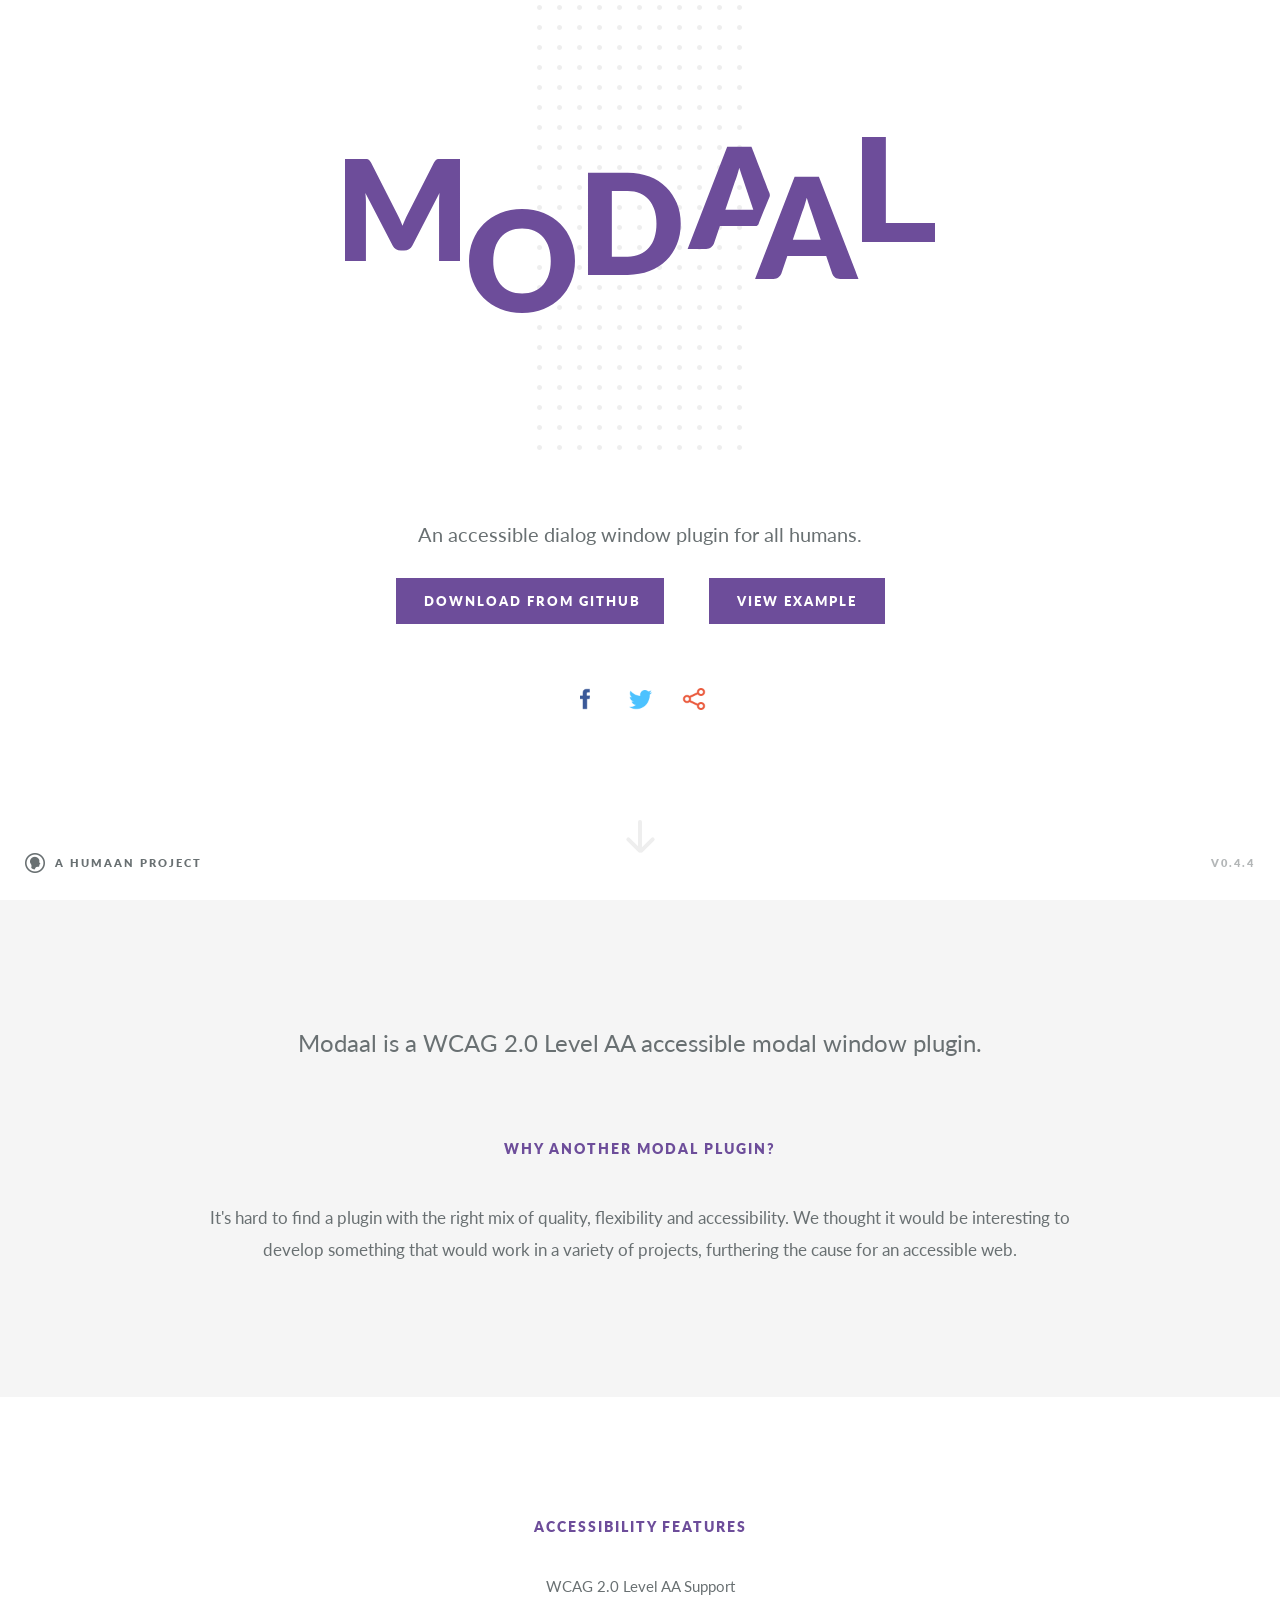
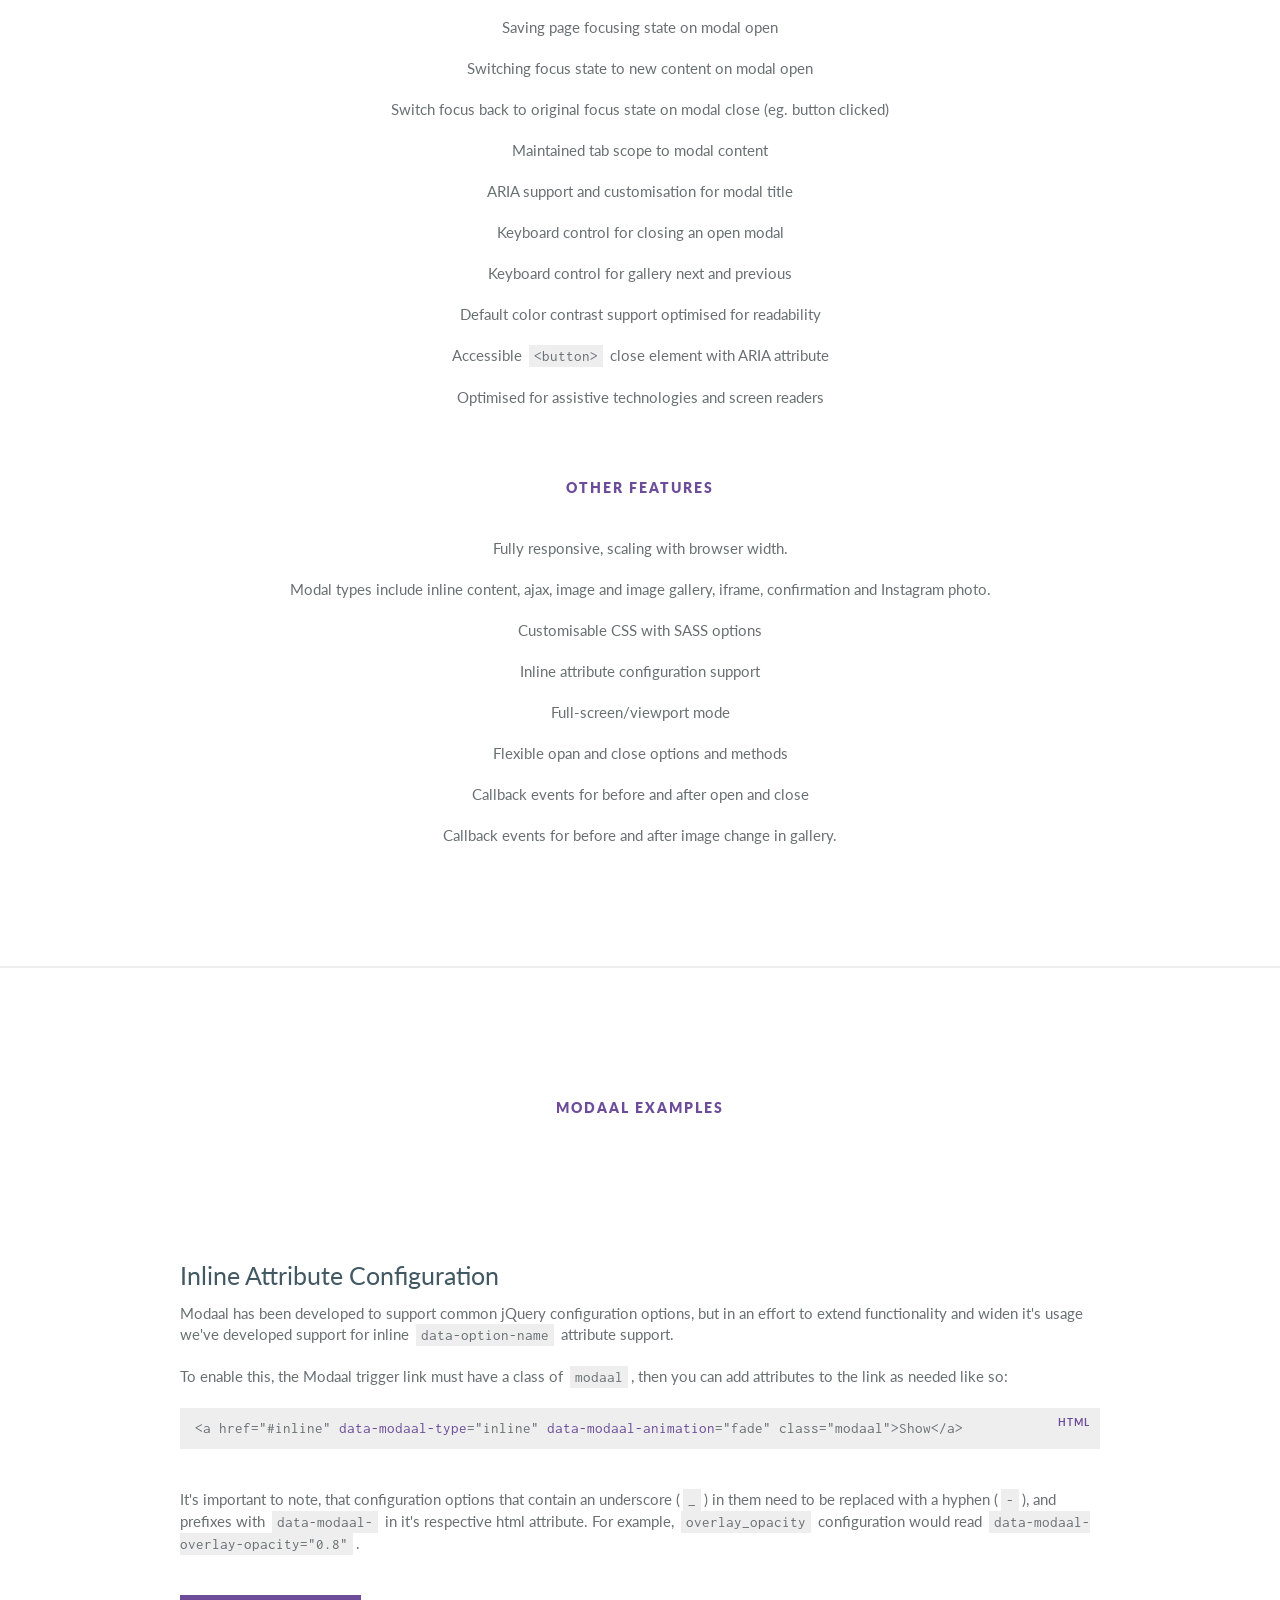
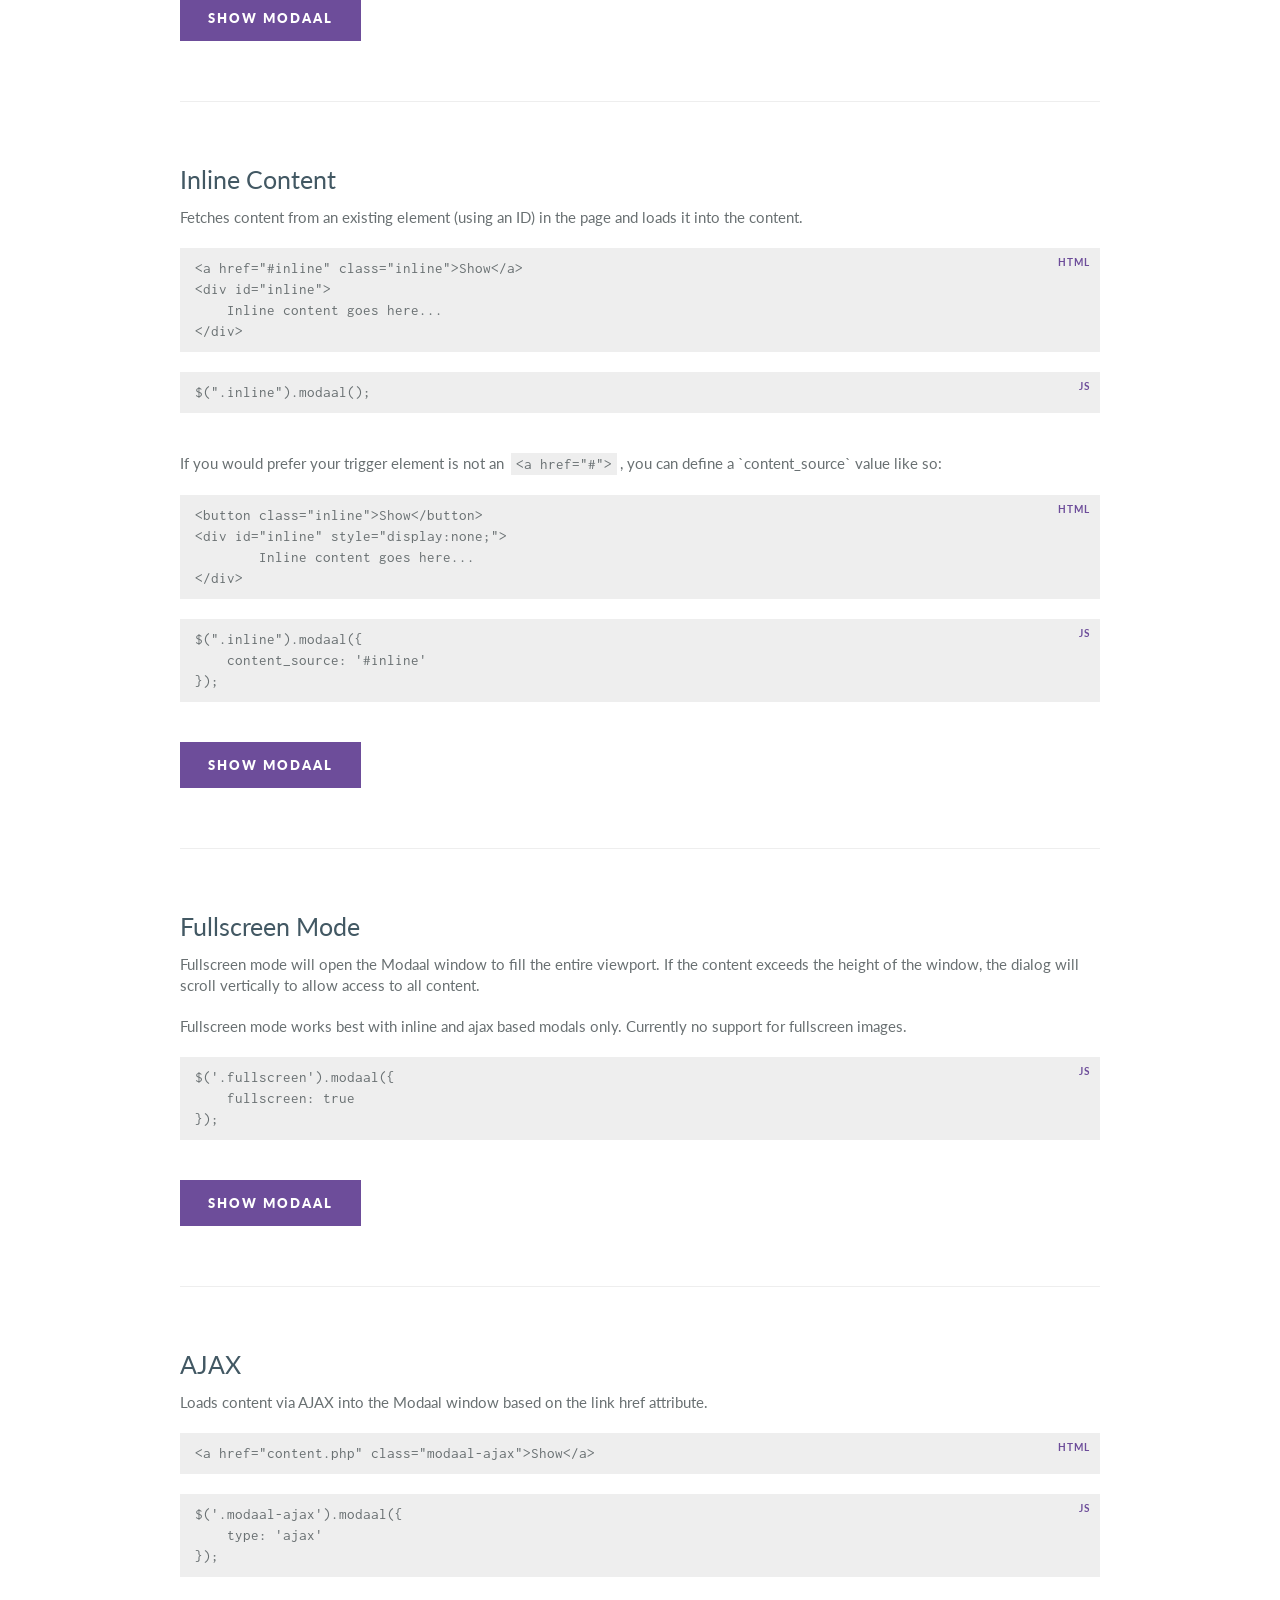
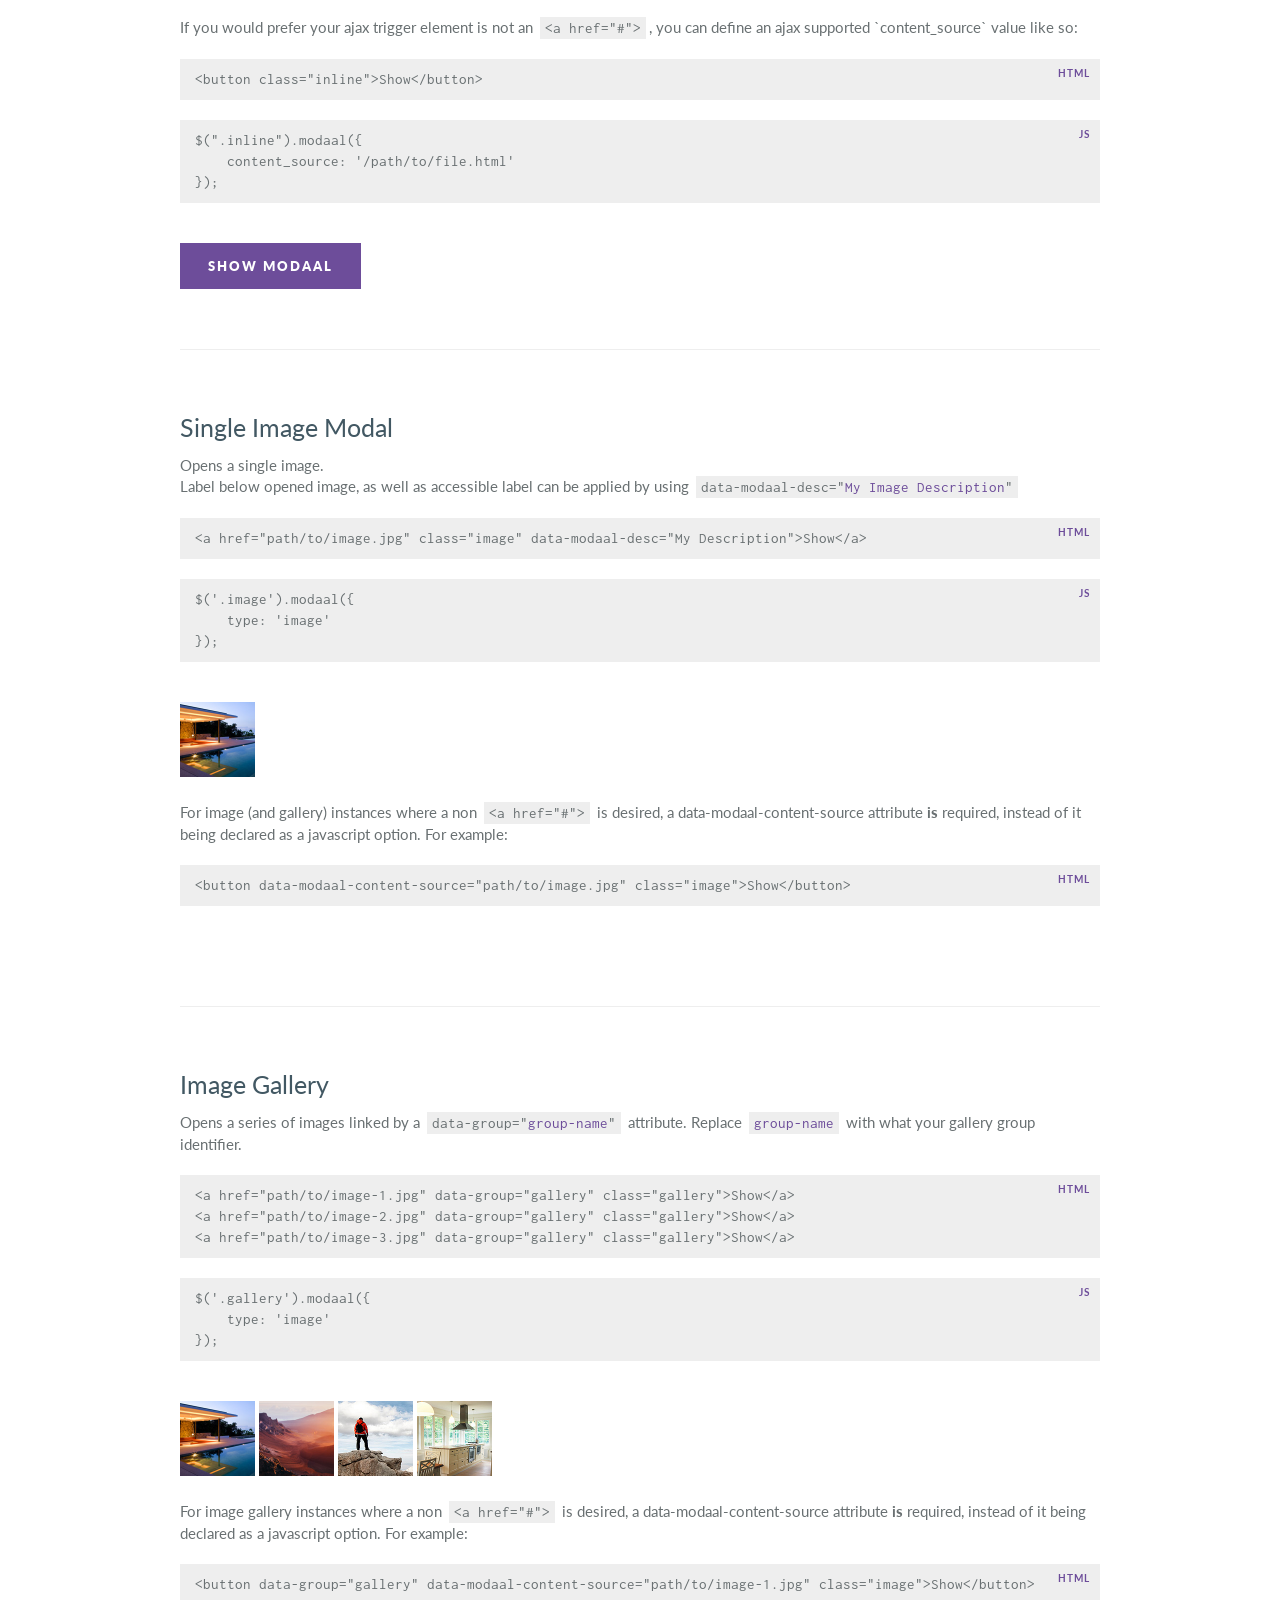
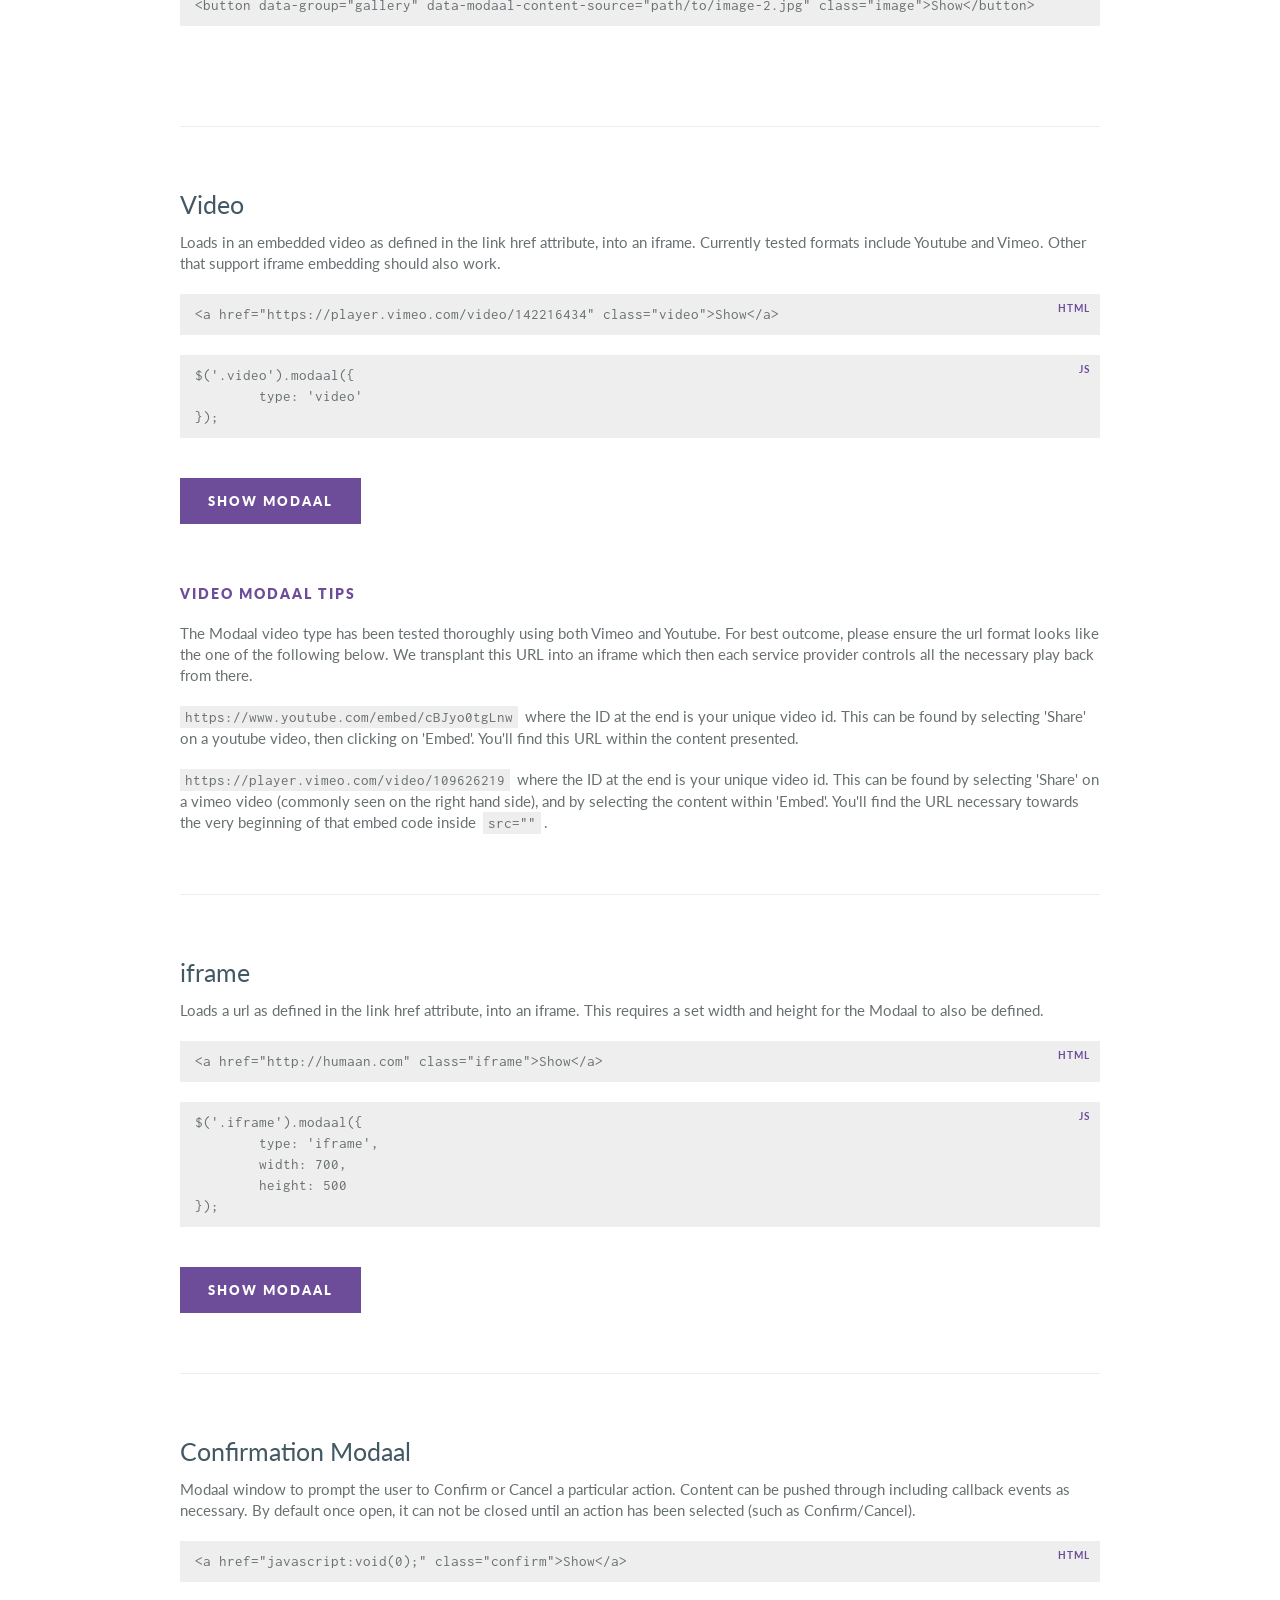
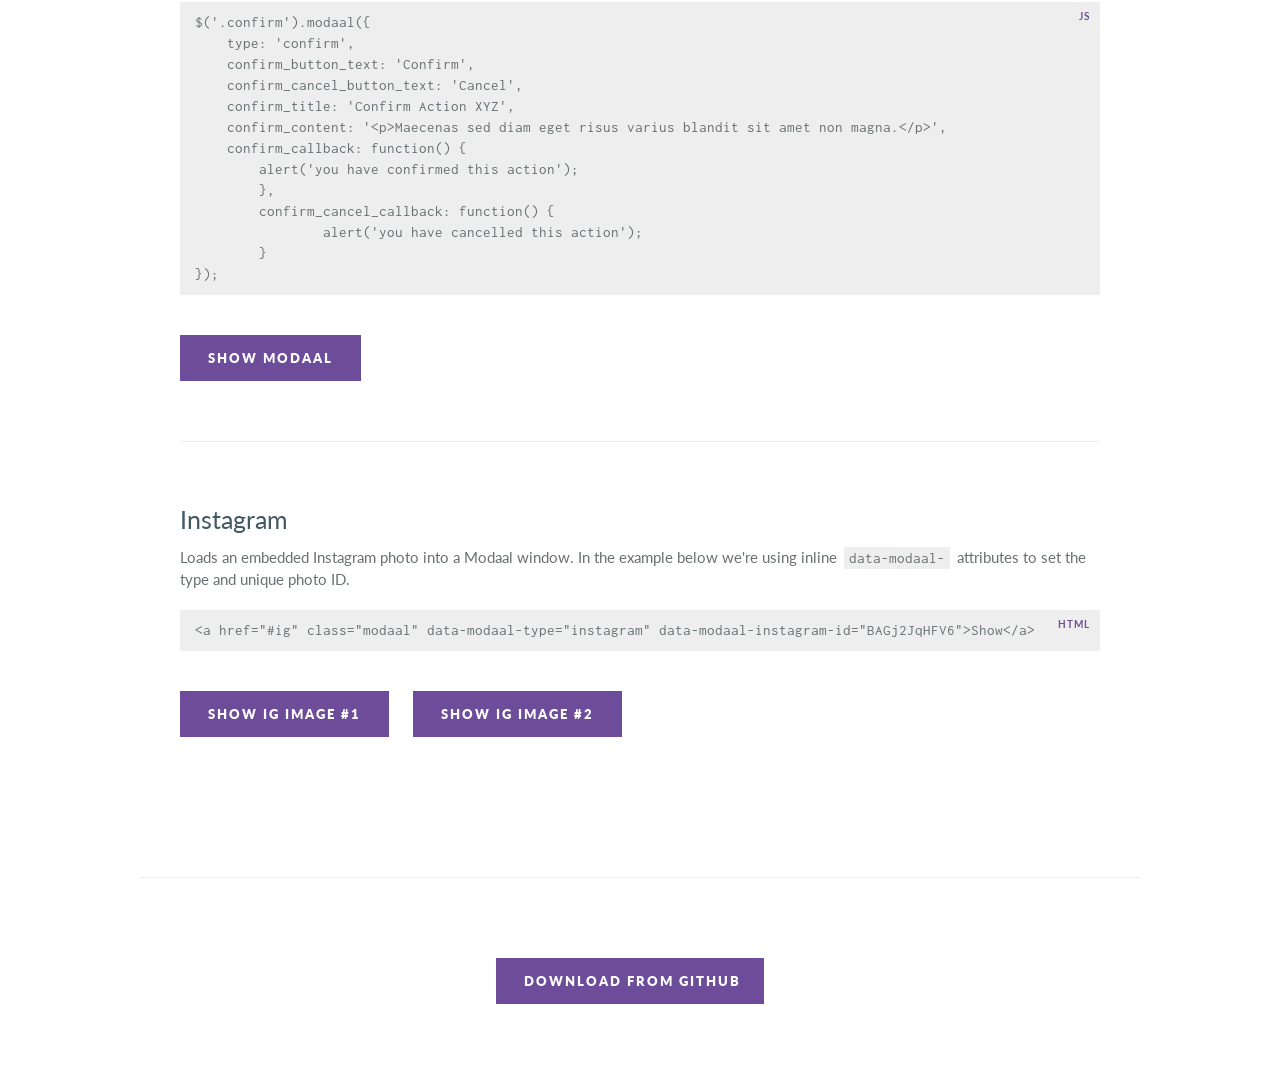
<file: Modaal-master/index.html>
<!DOCTYPE html>
<html lang="en">
<head>
	<meta charset="utf-8">
	<meta http-equiv="X-UA-Compatible" content="IE=edge">
	<meta name="viewport" content="width=device-width, initial-scale=1, maximum-scale=1">
	<meta name="apple-mobile-web-app-capable" content="yes" />

	<title>Modaal is a WCAG 2.0 Level AA accessible modal plugin</title>

	<!-- Demo Styles -->
	<link href='https://fonts.googleapis.com/css?family=Inconsolata' rel='stylesheet' type='text/css'>
	<link href='https://fonts.googleapis.com/css?family=Lato:400,900' rel='stylesheet' type='text/css'>
	<link rel="stylesheet" href="demo/css/demo.css?t=1462179764" media="screen">

	<!-- Modaal Styles -->
	<link rel="stylesheet" href="source/css/modaal.css" media="screen">

	<!-- Made by Humaan http://humaan.com @wearehumaan -->

	<link rel="shortcut icon" href="demo/favicon.ico" type="image/x-icon">
	<link rel="icon" href="demo/favicon.ico" type="image/x-icon">
	<link rel="apple-touch-icon" href="demo/apple-touch-icon.png">
	<link rel="apple-touch-icon" sizes="72x72" href="demo/apple-touch-icon-72x72.png">
	<link rel="apple-touch-icon" sizes="114x114" href="demo/apple-touch-icon-114x114.png">
	<link rel="apple-touch-icon" sizes="144x144" href="demo/apple-touch-icon-144x144.png">

	<meta name="description" content="Modaal - An accessible dialog window plugin for all humans by @wearehumaan"/>
	<meta name="robots" content="noodp"/>
	<link rel="canonical" href="http://www.humaan.com/modaal" />

	<meta property="og:locale" content="en_US" />
	<meta property="og:type" content="article" />
	<meta property="og:title" content="Modaal - A WCAG 2.0 Level AA accessible modal plugin by @wearehumaan" />
	<meta property="og:url" content="http://www.humaan.com/modaal/" />
	<meta property="og:site_name" content="Modaal: WCAG 2.0 Level AA accessible modal plugin" />
	<meta property="og:image" content="http://www.humaan.com/modaal/demo/social-share-modaal.png" />

	<meta name="twitter:card" content="summary"/>
	<meta name="twitter:title" content="Modaal - A WCAG 2.0 Level AA accessible modal plugin by @wearehumaan"/>
	<meta name="twitter:site" content="@wearehumaan"/>
	<meta name="twitter:image" content="http://www.humaan.com/modaal/demo/social-share-modaal.png"/>
	<meta name="twitter:creator" content="@wearehumaan"/>

	<!-- Google Analytics -->
	<script>
		(function(i,s,o,g,r,a,m){i['GoogleAnalyticsObject']=r;i[r]=i[r]||function(){
		(i[r].q=i[r].q||[]).push(arguments)},i[r].l=1*new Date();a=s.createElement(o),
		m=s.getElementsByTagName(o)[0];a.async=1;a.src=g;m.parentNode.insertBefore(a,m)
		})(window,document,'script','//www.google-analytics.com/analytics.js','ga');
		ga('create', 'UA-22985555-46', 'humaan.com');
		ga('send', 'pageview');
	</script>

</head>
<body>
	<header class="modaal-header">
		<h1><svg class="modaal-logo" viewBox="0 0 108.256 32.294">
				<path d="M9.596,14.185l-4.83-9.509C4.68,4.513,4.592,4.386,4.502,4.296c-0.09-0.09-0.191-0.156-0.303-0.199 c-0.112-0.043-0.238-0.064-0.38-0.064s-0.307,0-0.496,0H0v18.715h3.838V11.976c0-0.248-0.009-0.521-0.026-0.816 c-0.017-0.296-0.043-0.593-0.077-0.893l4.998,9.64c0.155,0.3,0.363,0.527,0.625,0.681c0.262,0.154,0.56,0.231,0.895,0.231h0.592 c0.335,0,0.633-0.077,0.895-0.231c0.262-0.154,0.47-0.381,0.625-0.681l4.972-9.627c-0.052,0.609-0.077,1.174-0.077,1.697v10.771 h3.838V4.032h-3.323c-0.189,0-0.354,0-0.496,0c-0.142,0-0.268,0.022-0.38,0.064c-0.112,0.043-0.213,0.109-0.303,0.199 c-0.09,0.09-0.178,0.216-0.264,0.379l-4.817,9.47c-0.172,0.335-0.339,0.68-0.502,1.036c-0.163,0.356-0.318,0.723-0.464,1.1 c-0.146-0.369-0.298-0.729-0.457-1.081C9.933,14.85,9.768,14.511,9.596,14.185L9.596,14.185z"/>
				<path d="M41.498,18.991c-0.467-1.162-1.124-2.17-1.971-3.024c-0.848-0.854-1.869-1.527-3.063-2.018 c-1.194-0.491-2.519-0.737-3.975-0.737c-1.456,0-2.783,0.243-3.981,0.73c-1.199,0.487-2.224,1.158-3.076,2.012 c-0.852,0.854-1.511,1.863-1.978,3.025c-0.467,1.162-0.7,2.418-0.7,3.768c0,1.35,0.233,2.606,0.7,3.768 c0.467,1.162,1.126,2.172,1.978,3.031c0.852,0.859,1.877,1.531,3.076,2.018c1.199,0.487,2.526,0.73,3.981,0.73 c1.455,0,2.781-0.244,3.975-0.73c1.194-0.487,2.215-1.16,3.063-2.018c0.848-0.859,1.505-1.869,1.971-3.031 c0.467-1.162,0.7-2.418,0.7-3.768C42.198,21.405,41.965,20.153,41.498,18.991z M37.395,25.252c-0.24,0.739-0.584,1.365-1.034,1.878 c-0.45,0.513-1,0.903-1.65,1.173c-0.651,0.269-1.391,0.404-2.222,0.404c-0.839,0-1.586-0.135-2.241-0.404 c-0.655-0.269-1.207-0.66-1.657-1.173c-0.45-0.513-0.794-1.138-1.034-1.878c-0.24-0.739-0.36-1.574-0.36-2.505 c0-0.923,0.12-1.754,0.36-2.493c0.24-0.739,0.584-1.365,1.034-1.877c0.449-0.513,1.002-0.906,1.657-1.179 c0.655-0.273,1.402-0.41,2.241-0.41c0.83,0,1.571,0.137,2.222,0.41c0.651,0.274,1.201,0.666,1.65,1.179 c0.45,0.513,0.794,1.139,1.034,1.877c0.24,0.739,0.36,1.57,0.36,2.493C37.754,23.678,37.634,24.513,37.395,25.252z"/>
				<path d="M60.901,12.175c-0.468-1.146-1.126-2.135-1.976-2.967c-0.85-0.832-1.873-1.485-3.07-1.957 c-1.197-0.472-2.525-0.708-3.984-0.708h-7.286v18.757h7.286c1.459,0,2.787-0.234,3.984-0.702c1.197-0.468,2.221-1.12,3.07-1.957 c0.85-0.837,1.508-1.828,1.976-2.974c0.468-1.146,0.702-2.396,0.702-3.753C61.603,14.567,61.369,13.32,60.901,12.175z M56.788,18.438c-0.24,0.747-0.586,1.38-1.036,1.899c-0.451,0.519-1.002,0.918-1.654,1.197c-0.652,0.279-1.395,0.418-2.227,0.418 h-2.909V9.89h2.909c0.832,0,1.575,0.14,2.227,0.418c0.652,0.279,1.204,0.678,1.654,1.197c0.451,0.519,0.796,1.152,1.036,1.899 c0.24,0.747,0.36,1.583,0.36,2.51C57.149,16.85,57.028,17.691,56.788,18.438z"/>
				<path d="M74.582,1.772h-4.454l-7.261,18.757h3.399c0.36,0,0.665-0.097,0.914-0.29c0.249-0.193,0.416-0.41,0.502-0.65l1.107-3.27 c0,0,5.251,0.009,6.623,0.009c0.124,0,0.362-0.097,0.474-0.374c0.415-1.026,1.569-3.935,2.003-4.928 c0.09-0.206,0.101-0.449-0.027-0.782C77.176,8.455,74.582,1.772,74.582,1.772z M71.518,8.247c0.129-0.326,0.266-0.712,0.412-1.159 c0.146-0.446,0.287-0.931,0.425-1.455c0.146,0.515,0.294,0.993,0.444,1.435c0.15,0.442,0.281,0.826,0.393,1.152l1.725,5.136h-5.124 L71.518,8.247z"/>
				<path d="M86.955,7.276h-4.454L75.24,26.033h3.399c0.36,0,0.665-0.097,0.914-0.29c0.249-0.193,0.416-0.41,0.502-0.65l1.107-3.27 h7.132l1.107,3.27c0.094,0.275,0.264,0.5,0.508,0.676c0.245,0.176,0.556,0.264,0.933,0.264h3.373L86.955,7.276z M83.891,13.752 c0.129-0.326,0.266-0.712,0.412-1.159c0.146-0.446,0.287-0.931,0.425-1.455c0.146,0.515,0.294,0.993,0.444,1.435 c0.15,0.442,0.281,0.826,0.393,1.152l1.725,5.136h-5.124L83.891,13.752z"/>
				<path d="M99.24,0h-4.38v19.261h13.396v-3.467H99.24V0z"/>
</svg><span class="ui-hidden">Modaal</span></h1>
		<p>An accessible dialog window plugin for all humans.</p>
		<a href="https://github.com/humaan/Modaal" target="_blank" class="btn btn-download">Download from Github</a>
		<a href="#inline-content" class="btn modaal main-example" data-modaal-type="inline">View Example</a>
		<div class="version" aria-label="Version 0.4.4">v0.4.4</div>
		<a href="http://www.humaan.com" target="_blank" class="humaan-project">A Humaan project</a>

		<div class="share">
			<a href="javascript:void 0" class="social-share share-fb" onclick="return addthis_sendto('facebook');"><span class="ui-hidden">Share on Facebook</span></a>
			<a href="javascript:void 0" class="social-share share-tw" onclick="return addthis_sendto('twitter');"><span class="ui-hidden">Share on Twitter</span></a>
			<a href="javascript:void 0" class="social-share share-other" onclick="return addthis_sendto('more');"><span class="ui-hidden">Share this page</span></a>
		</div>

		<a href="#overview-copy" class="scroll-trigger">
			<div class="scroll-arrow"></div>
			<span class="ui-hidden">Scroll to content</span>
		</a>

	</header>
	<section class="modaal-examples">

		<div class="overview-copy" id="overview-copy">
			<div class="container">
				<p>Modaal is a WCAG 2.0 Level AA accessible modal window plugin.</p>

				<h2 class="highlight">Why another modal plugin?</h2>
				<p>It's hard to find a plugin with the right mix of quality, flexibility and accessibility. We thought it would be interesting to develop something that would work in a variety of projects, furthering the cause for an accessible web.</p>
			</div>
		</div>
		<div class="container">

			<div class="overview">
				<h2 class="highlight">Accessibility Features</h2>
				<ul>
					<li>WCAG 2.0 Level AA Support</li>
					<li>Saving page focusing state on modal open</li>
					<li>Switching focus state to new content on modal open</li>
					<li>Switch focus back to original focus state on modal close (eg. button clicked)</li>
					<li>Maintained tab scope to modal content</li>
					<li>ARIA support and customisation for modal title</li>
					<li>Keyboard control for closing an open modal</li>
					<li>Keyboard control for gallery next and previous</li>
					<li>Default color contrast support optimised for readability</li>
					<li>Accessible <span class="inline-code">&lt;button&gt;</span> close element with ARIA attribute</li>
					<li>Optimised for assistive technologies and screen readers</li>
				</ul>

				<h2 class="highlight">Other Features</h2>
				<ul>
					<li>Fully responsive, scaling with browser width.</li>
					<li>Modal types include inline content, ajax, image and image gallery, iframe, confirmation and Instagram photo.</li>
					<li>Customisable CSS with SASS options</li>
					<li>Inline attribute configuration support</li>
					<li>Full-screen/viewport mode</li>
					<li>Flexible opan and close options and methods</li>
					<li>Callback events for before and after open and close</li>
					<li>Callback events for before and after image change in gallery.</li>
				</ul>

				<div class="clearboth"></div>

			</div>
		</div>

		<div class="examples-wrap-outer">
		<div class="examples-wrap">
			<div class="container">

				<h2 class="highlight">Modaal Examples</h2>

				<div class="modaal-example example-no-brdr">
					<h2>Inline Attribute Configuration</h2>
					<p>Modaal has been developed to support common jQuery configuration options, but in an effort to extend functionality and widen it's usage we've developed support for inline <span class="inline-code">data-option-name</span> attribute support.</p>
					<p>To enable this, the Modaal trigger link must have a class of <span class="inline-code">modaal</span>, then you can add attributes to the link as needed like so:</p>

					<pre><strong>HTML</strong>&lt;a href="#inline" <span>data-modaal-type</span>="inline" <span>data-modaal-animation</span>="fade" class="modaal"&gt;Show&lt;/a&gt;</pre>

					<p>It's important to note, that configuration options that contain an underscore (<span class="inline-code">_</span>) in them need to be replaced with a hyphen (<span class="inline-code">-</span>), and prefixes with <span class="inline-code">data-modaal-</span> in it's respective html attribute.	For example, <span class="inline-code">overlay_opacity</span> configuration would read <span class="inline-code">data-modaal-overlay-opacity="0.8"</span>.</p>

					<a href="#inline-content" data-modaal-type="inline" data-modaal-animation="fade" data-modaal-accessible-title="Inline Dialog Window" class="btn modaal">Show <span class="ui-hidden">Inline</span> Modaal</a>
				</div><!-- .modaal-example -->

				<div class="modaal-example">
					<h2>Inline Content</h2>
					<p>Fetches content from an existing element (using an ID) in the page and loads it into the content.</p>

					<pre><strong>HTML</strong>&lt;a href="#inline" class="inline"&gt;Show&lt;/a&gt;
&lt;div id="inline"&gt;
    Inline content goes here...
&lt;/div&gt;</pre>
					<pre><strong>JS</strong>$(".inline").modaal();</pre>

					<p>If you would prefer your trigger element is not an <span class="inline-code">&lt;a href="#"&gt;</span>, you can define a `content_source` value like so:</p>

					<pre><strong>HTML</strong>&lt;button class="inline"&gt;Show&lt;/button&gt;
&lt;div id="inline" style="display:none;"&gt;
	Inline content goes here...
&lt;/div&gt;</pre>
					<pre><strong>JS</strong>$(".inline").modaal({
    content_source: '#inline'
});</pre>

					<a href="#inline-content" class="btn modaal-inline-content">Show <span class="ui-hidden">Inline</span> Modaal</a>
					<div id="inline-content" class="hidden">
						<h2>Inline Modal Content</h2>
						<p>Integer tincidunt. Cras dapibus. Vivamus elementum semper nisi. Aenean vulputate eleifend tellus. Aenean leo ligula, <a href="http://google.com" target="_blank">porttitor eu</a>, consequat vitae, eleifend ac, enim. Aliquam lorem ante, dapibus in, viverra quis, feugiat a, tellus. Phasellus viverra nulla ut metus varius laoreet. Quisque rutrum. Aenean imperdiet. Etiam ultricies nisi vel augue. Curabitur ullamcorper ultricies nisi. Nam eget dui. Etiam rhoncus. Maecenas tempus, tellus eget condimentum rhoncus, sem quam semper libero, sit amet adipiscing sem neque sed ipsum. Nam quam nunc, blandit vel, luctus pulvinar, hendrerit id, lorem. Maecenas nec odio et ante tincidunt tempus. Donec vitae sapien ut libero venenatis faucibus. Nullam quis ante. Etiam sit amet orci eget eros faucibus tincidunt. Duis leo. Sed fringilla mauris sit amet nibh. Donec sodales sagittis magna. Sed consequat, leo eget bibendum sodales, augue velit cursus nunc.</p>
						<p>Quis gravida magna mi a libero. Fusce vulputate eleifend sapien. Vestibulum purus quam, scelerisque ut, mollis sed, nonummy id, metus. Nullam accumsan lorem in dui. <a href="http://humaan.com" target="_blank">Cras ultricies mi eu turpis</a> hendrerit fringilla. Vestibulum ante ipsum primis in faucibus orci luctus et ultrices posuere cubilia Curae; In ac dui quis mi consectetuer lacinia. Nam pretium turpis et arcu. Duis arcu tortor, suscipit eget, imperdiet nec, imperdiet iaculis, ipsum. Sed aliquam ultrices mauris. Integer ante arcu, accumsan a, consectetuer eget, posuere ut, mauris. Praesent adipiscing.</p>
						<form action="/" class="demo-form">
							<p><label for="name">Input Label</label><br />
								<input name="name" id="name" autocomplete="on"></p>
							<p><input type="checkbox" name="fieldInput1" id="fieldInput1"><label for="fieldInput1">Label</label></p>
							<p><input type="checkbox" name="fieldInput2" id="fieldInput2"><label for="fieldInput2">Label 2</label></p>
							<p><input type="checkbox" name="fieldInput3" id="fieldInput3"><label for="fieldInput3">Label 3</label></p>
							<span style="display:none;"><button type="submit">Submit</button></span>
						</form>
						<p>Vestibulum ante ipsum primis in faucibus orci luctus et ultrices posuere cubilia Curae; Sed aliquam, nisi quis porttitor congue, elit erat euismod orci, ac placerat dolor lectus quis orci. <a href="http://www.nytimes.com/" target="_blank">Phasellus consectetuer vestibulum elit.</a> Aenean tellus metus, bibendum sed, posuere ac, mattis non, nunc. Vestibulum fringilla pede sit amet augue. In turpis. Pellentesque posuere. Praesent turpis. Aenean posuere, tortor sed cursus feugiat, nunc augue blandit nunc, eu sollicitudin urna dolor sagittis lacus. Donec elit libero, sodales nec, volutpat augue.</p>
					</div>
				</div><!-- .modaal-example -->

				<div class="modaal-example">
					<h2>Fullscreen Mode</h2>
					<p>Fullscreen mode will open the Modaal window to fill the entire viewport. If the content exceeds the height of the window, the dialog will scroll vertically to allow access to all content.</p>
					<p>Fullscreen mode works best with inline and ajax based modals only. Currently no support for fullscreen images.</p>

					<pre><strong>JS</strong>$('.fullscreen').modaal({
    fullscreen: true
});</pre>

					<a href="#inline-content" class="btn fullscreen">Show <span class="ui-hidden">Fullscreen</span> Modaal</a>
				</div><!-- .modaal-example -->

				<div class="modaal-example">
					<h2>AJAX</h2>
					<p>Loads content via AJAX into the Modaal window based on the link href attribute.</p>

					<pre><strong>HTML</strong>&lt;a href="content.php" class="modaal-ajax"&gt;Show&lt;/a&gt;</pre>
					<pre><strong>JS</strong>$('.modaal-ajax').modaal({
    type: 'ajax'
});</pre>
					<p>If you would prefer your ajax trigger element is not an <span class="inline-code">&lt;a href="#"&gt;</span>, you can define an ajax supported `content_source` value like so:</p>

					<pre><strong>HTML</strong>&lt;button class="inline"&gt;Show&lt;/button&gt;</pre>
					<pre><strong>JS</strong>$(".inline").modaal({
    content_source: '/path/to/file.html'
});</pre>

					<a href="demo/ajax-content.html" class="btn modaal-ajax">Show <span class="ui-hidden">Ajax</span> Modaal</a>
				</div><!-- .modaal-example -->

				<div class="modaal-example">
					<h2>Single Image Modal</h2>
					<p>Opens a single image.<br />
					Label below opened image, as well as accessible label can be applied by using <span class="inline-code">data-modaal-desc="<span>My Image Description</span>"</span></p>

					<pre><strong>HTML</strong>&lt;a href="path/to/image.jpg" class="image" data-modaal-desc="My Description"&gt;Show&lt;/a&gt;</pre>
					<pre><strong>JS</strong>$('.image').modaal({
    type: 'image'
});</pre>

					<p><a href="demo/img/temp/gallery-1.jpg" class="modaal-image gallery-thumb" data-modaal-desc="My Description"><span class="ui-hidden">Show Single Image</span><img src="demo/img/temp/gallery-thumb-1.jpg" alt="Thumbnail for single image"></a></p>

					<p>For image (and gallery) instances where a non <span class="inline-code">&lt;a href="#"&gt;</span> is desired, a <span>data-modaal-content-source</span> attribute <strong>is</strong> required, instead of it being declared as a javascript option. For example:</p>

					<pre><strong>HTML</strong>&lt;button data-modaal-content-source="path/to/image.jpg" class="image"&gt;Show&lt;/button&gt;</pre>
				</div><!-- .modaal-example -->

				<div class="modaal-example">
					<h2>Image Gallery</h2>
					<p>Opens a series of images linked by a <span class="inline-code">data-group="<span>group-name</span>"</span> attribute. Replace <span class="inline-code"><span>group-name</span></span> with what your gallery group identifier.</p>

					<pre><strong>HTML</strong>&lt;a href="path/to/image-1.jpg" data-group="gallery" class="gallery"&gt;Show&lt;/a&gt;
&lt;a href="path/to/image-2.jpg" data-group="gallery" class="gallery"&gt;Show&lt;/a&gt;
&lt;a href="path/to/image-3.jpg" data-group="gallery" class="gallery"&gt;Show&lt;/a&gt;</pre>
					<pre><strong>JS</strong>$('.gallery').modaal({
    type: 'image'
});</pre>

					<p>
						<a href="demo/img/temp/gallery-1.jpg" data-group="gallery" class="modaal-image gallery-thumb" data-modaal-desc="Test image for modal gallery"><span class="ui-hidden">Show Gallery Image 1</span><img src="demo/img/temp/gallery-thumb-1.jpg" alt="Thumbnail for Gallery Image 1"></a>
						<a href="demo/img/temp/gallery-4.jpg" data-group="gallery" class="modaal-image gallery-thumb" data-modaal-desc="Another description"><span class="ui-hidden">Show Gallery Image 4</span><img src="demo/img/temp/gallery-thumb-4.jpg" alt="Thumbnail for Gallery Image 4"></a>
						<a href="demo/img/temp/gallery-2.jpg" data-group="gallery" class="modaal-image gallery-thumb" data-modaal-desc="Another description"><span class="ui-hidden">Show Gallery Image 2</span><img src="demo/img/temp/gallery-thumb-2.jpg" alt="Thumbnail for Gallery Image 2"></a>
						<a href="demo/img/temp/gallery-3.jpg" data-group="gallery" class="modaal-image gallery-thumb"><span class="ui-hidden">Show Gallery Image 3</span><img src="demo/img/temp/gallery-thumb-3.jpg" alt="Thumbnail for Gallery Image 3"></a>
					</p>

					<p>For image gallery instances where a non <span class="inline-code">&lt;a href="#"&gt;</span> is desired, a <span>data-modaal-content-source</span> attribute <strong>is</strong> required, instead of it being declared as a javascript option. For example:</p>

					<pre><strong>HTML</strong>&lt;button data-group="gallery" data-modaal-content-source="path/to/image-1.jpg" class="image"&gt;Show&lt;/button&gt;
&lt;button data-group="gallery" data-modaal-content-source="path/to/image-2.jpg" class="image"&gt;Show&lt;/button&gt;</pre>
				</div><!-- .modaal-example -->

				<div class="modaal-example">
					<h2>Video</h2>
					<p>Loads in an embedded video as defined in the link href attribute, into an iframe. Currently tested formats include Youtube and Vimeo. Other that support iframe embedding should also work.</p>

					<pre><strong>HTML</strong>&lt;a href="https://player.vimeo.com/video/142216434" class="video"&gt;Show&lt;/a&gt;</pre>
					<pre><strong>JS</strong>$('.video').modaal({
	type: 'video'
});</pre>
					<a href="https://player.vimeo.com/video/142216434?color=ffffff&amp;title=0&amp;byline=0&amp;portrait=0" class="btn modaal-video">Show <span class="ui-hidden">Video</span> Modaal</a>


					<h3 class="highlight">Video Modaal Tips</h3>
					<p>The Modaal video type has been tested thoroughly using both Vimeo and Youtube. For best outcome, please ensure the url format looks like the one of the following below. We transplant this URL into an iframe which then each service provider controls all the necessary play back from there.</p>
					<p><span class="inline-code start-row">https://www.youtube.com/embed/cBJyo0tgLnw</span> where the ID at the end is your unique video id. This can be found by selecting 'Share' on a youtube video, then clicking on 'Embed'. You'll find this URL within the content presented.</p>
					<p><span class="inline-code start-row">https://player.vimeo.com/video/109626219</span> where the ID at the end is your unique video id. This can be found by selecting 'Share' on a vimeo video (commonly seen on the right hand side), and by selecting the content within 'Embed'. You'll find the URL necessary towards the very beginning of that embed code inside <span class="inline-code">src=""</span>.</p>
				</div><!-- .modaal-example -->

				<div class="modaal-example">
					<h2>iframe</h2>
					<p>Loads a url as defined in the link href attribute, into an iframe. This requires a set width and height for the Modaal to also be defined.</p>

					<pre><strong>HTML</strong>&lt;a href="http://humaan.com" class="iframe"&gt;Show&lt;/a&gt;</pre>
					<pre><strong>JS</strong>$('.iframe').modaal({
	type: 'iframe',
	width: 700,
	height: 500
});</pre>
					<a href="http://humaan.com" class="btn modaal-iframe">Show <span class="ui-hidden">iFrame</span> Modaal</a>
				</div><!-- .modaal-example -->

				<div class="modaal-example">
					<h2>Confirmation Modaal</h2>
					<p>Modaal window to prompt the user to Confirm or Cancel a particular action. Content can be pushed through including callback events as necessary. By default once open, it can not be closed until an action has been selected (such as Confirm/Cancel).</p>

					<pre><strong>HTML</strong>&lt;a href="javascript:void(0);" class="confirm"&gt;Show&lt;/a&gt;</pre>
					<pre><strong>JS</strong>$('.confirm').modaal({
    type: 'confirm',
    confirm_button_text: 'Confirm',
    confirm_cancel_button_text: 'Cancel',
    confirm_title: 'Confirm Action XYZ',
    confirm_content: '&lt;p&gt;Maecenas sed diam eget risus varius blandit sit amet non magna.&lt;/p&gt;',
    confirm_callback: function() {
        alert('you have confirmed this action');
	},
	confirm_cancel_callback: function() {
		alert('you have cancelled this action');
	}
});</pre>

					<a href="javascript:void(0);" class="btn modaal-confirm">Show <span class="ui-hidden">Confirm</span> Modaal</a>
				</div><!-- .modaal-example -->

				<div class="modaal-example">
					<h2>Instagram</h2>
					<p>Loads an embedded Instagram photo into a Modaal window. In the example below we're using inline <span class="inline-code">data-modaal-</span> attributes to set the type and unique photo ID.</p>

					<pre><strong>HTML</strong>&lt;a href="#ig" class="modaal" data-modaal-type="instagram" data-modaal-instagram-id="BAGj2JqHFV6"&gt;Show&lt;/a&gt;</pre>

					<a href="javascript:void 0" class="btn modaal" data-modaal-type="instagram" data-modaal-instagram-id="BAGj2JqHFV6">Show <span class="ui-hidden">Instagram</span> IG Image #1</a>
					<a href="javascript:void 0" class="btn modaal" data-modaal-type="instagram" data-modaal-instagram-id="Bj8oY8sDG-1">Show <span class="ui-hidden">Instagram</span> IG Image #2</a>

				</div><!-- .modaal-example -->

				<div class="clearboth"></div>
			</div>

		</div>
		</div>
	</section>

	<section class="container page-wrap">
		<a href="https://github.com/humaan/Modaal" target="_blank" class="btn btn-download">Download from Github</a>
	</section>

	<!-- Fixed Header - Revealed on Scroll -->
	<div class="modaal-fixed-header">
		<div class="fixed-logo"><svg class="modaal-logo" viewBox="0 0 108.256 32.294">
				<path d="M9.596,14.185l-4.83-9.509C4.68,4.513,4.592,4.386,4.502,4.296c-0.09-0.09-0.191-0.156-0.303-0.199 c-0.112-0.043-0.238-0.064-0.38-0.064s-0.307,0-0.496,0H0v18.715h3.838V11.976c0-0.248-0.009-0.521-0.026-0.816 c-0.017-0.296-0.043-0.593-0.077-0.893l4.998,9.64c0.155,0.3,0.363,0.527,0.625,0.681c0.262,0.154,0.56,0.231,0.895,0.231h0.592 c0.335,0,0.633-0.077,0.895-0.231c0.262-0.154,0.47-0.381,0.625-0.681l4.972-9.627c-0.052,0.609-0.077,1.174-0.077,1.697v10.771 h3.838V4.032h-3.323c-0.189,0-0.354,0-0.496,0c-0.142,0-0.268,0.022-0.38,0.064c-0.112,0.043-0.213,0.109-0.303,0.199 c-0.09,0.09-0.178,0.216-0.264,0.379l-4.817,9.47c-0.172,0.335-0.339,0.68-0.502,1.036c-0.163,0.356-0.318,0.723-0.464,1.1 c-0.146-0.369-0.298-0.729-0.457-1.081C9.933,14.85,9.768,14.511,9.596,14.185L9.596,14.185z"/>
				<path d="M41.498,18.991c-0.467-1.162-1.124-2.17-1.971-3.024c-0.848-0.854-1.869-1.527-3.063-2.018 c-1.194-0.491-2.519-0.737-3.975-0.737c-1.456,0-2.783,0.243-3.981,0.73c-1.199,0.487-2.224,1.158-3.076,2.012 c-0.852,0.854-1.511,1.863-1.978,3.025c-0.467,1.162-0.7,2.418-0.7,3.768c0,1.35,0.233,2.606,0.7,3.768 c0.467,1.162,1.126,2.172,1.978,3.031c0.852,0.859,1.877,1.531,3.076,2.018c1.199,0.487,2.526,0.73,3.981,0.73 c1.455,0,2.781-0.244,3.975-0.73c1.194-0.487,2.215-1.16,3.063-2.018c0.848-0.859,1.505-1.869,1.971-3.031 c0.467-1.162,0.7-2.418,0.7-3.768C42.198,21.405,41.965,20.153,41.498,18.991z M37.395,25.252c-0.24,0.739-0.584,1.365-1.034,1.878 c-0.45,0.513-1,0.903-1.65,1.173c-0.651,0.269-1.391,0.404-2.222,0.404c-0.839,0-1.586-0.135-2.241-0.404 c-0.655-0.269-1.207-0.66-1.657-1.173c-0.45-0.513-0.794-1.138-1.034-1.878c-0.24-0.739-0.36-1.574-0.36-2.505 c0-0.923,0.12-1.754,0.36-2.493c0.24-0.739,0.584-1.365,1.034-1.877c0.449-0.513,1.002-0.906,1.657-1.179 c0.655-0.273,1.402-0.41,2.241-0.41c0.83,0,1.571,0.137,2.222,0.41c0.651,0.274,1.201,0.666,1.65,1.179 c0.45,0.513,0.794,1.139,1.034,1.877c0.24,0.739,0.36,1.57,0.36,2.493C37.754,23.678,37.634,24.513,37.395,25.252z"/>
				<path d="M60.901,12.175c-0.468-1.146-1.126-2.135-1.976-2.967c-0.85-0.832-1.873-1.485-3.07-1.957 c-1.197-0.472-2.525-0.708-3.984-0.708h-7.286v18.757h7.286c1.459,0,2.787-0.234,3.984-0.702c1.197-0.468,2.221-1.12,3.07-1.957 c0.85-0.837,1.508-1.828,1.976-2.974c0.468-1.146,0.702-2.396,0.702-3.753C61.603,14.567,61.369,13.32,60.901,12.175z M56.788,18.438c-0.24,0.747-0.586,1.38-1.036,1.899c-0.451,0.519-1.002,0.918-1.654,1.197c-0.652,0.279-1.395,0.418-2.227,0.418 h-2.909V9.89h2.909c0.832,0,1.575,0.14,2.227,0.418c0.652,0.279,1.204,0.678,1.654,1.197c0.451,0.519,0.796,1.152,1.036,1.899 c0.24,0.747,0.36,1.583,0.36,2.51C57.149,16.85,57.028,17.691,56.788,18.438z"/>
				<path d="M74.582,1.772h-4.454l-7.261,18.757h3.399c0.36,0,0.665-0.097,0.914-0.29c0.249-0.193,0.416-0.41,0.502-0.65l1.107-3.27 c0,0,5.251,0.009,6.623,0.009c0.124,0,0.362-0.097,0.474-0.374c0.415-1.026,1.569-3.935,2.003-4.928 c0.09-0.206,0.101-0.449-0.027-0.782C77.176,8.455,74.582,1.772,74.582,1.772z M71.518,8.247c0.129-0.326,0.266-0.712,0.412-1.159 c0.146-0.446,0.287-0.931,0.425-1.455c0.146,0.515,0.294,0.993,0.444,1.435c0.15,0.442,0.281,0.826,0.393,1.152l1.725,5.136h-5.124 L71.518,8.247z"/>
				<path d="M86.955,7.276h-4.454L75.24,26.033h3.399c0.36,0,0.665-0.097,0.914-0.29c0.249-0.193,0.416-0.41,0.502-0.65l1.107-3.27 h7.132l1.107,3.27c0.094,0.275,0.264,0.5,0.508,0.676c0.245,0.176,0.556,0.264,0.933,0.264h3.373L86.955,7.276z M83.891,13.752 c0.129-0.326,0.266-0.712,0.412-1.159c0.146-0.446,0.287-0.931,0.425-1.455c0.146,0.515,0.294,0.993,0.444,1.435 c0.15,0.442,0.281,0.826,0.393,1.152l1.725,5.136h-5.124L83.891,13.752z"/>
				<path d="M99.24,0h-4.38v19.261h13.396v-3.467H99.24V0z"/>
</svg><span class="ui-hidden">Logo for Modaal</span></div>
		<a href="https://github.com/humaan/Modaal" target="_blank" class="btn">Download from Github</a>
	</div>


	<!-- jQuery CDN -->
	<script src="//ajax.googleapis.com/ajax/libs/jquery/1.11.2/jquery.min.js"></script>

	<script src="demo/js/demo.js"></script>

	<!-- Modaal -->
	<script src="source/js/modaal.js" type="text/javascript"></script>
	<script type="text/javascript">

		// Standard Modal
		$('.modaal-inline-content').modaal({
			type: 'inline',
			accessible_title: 'Modal title',
			before_open: function() {
				//console.log('log before open');
			},
			before_close: function() {
				//console.log('log before close');
			},
			after_open: function() {
				//console.log('log after open');
			},
			after_close: function() {
				//console.log('log after close');
			},
			should_open: function () {
				//console.log('just checking to see if we should open');
				return true;
			}
		});
		
		// Standard Modal
		$('.modaal-inline-content-source').modaal({
			content_source: '#inline-content'
		});

		// Ajax Modal
		$('.modaal-ajax').modaal({
			type: 'ajax'
		});

		// Confirm Modal
		// this will stay locked by default until actioned (ok/cancel)
		$('.modaal-confirm').modaal({
			type: 'confirm',
			accessible_title: 'Confirm modal title',
			confirm_button_text: 'Confirm',
			confirm_title: 'Confirm Title',
			confirm_content: '<p>Maecenas sed diam eget risus varius blandit sit amet non magna.</p>',
			confirm_callback: function() {
				//console.log('log callback once confirmed');
			},
			confirm_cancel_callback: function() {
				console.log('cancel callback fired');
			}
		});

		// Single Image Modal
		$('.modaal-image').modaal({
			type: 'image',
			before_image_change: function( current, incoming ) {
				//console.log('change image from', current, incoming );
			},
			after_image_change: function( current ) {
				//console.log('image has changed to', current );
			}
		});

		// iFrame Modal
		$('.modaal-iframe').modaal({
			type: 'iframe',
			width: 1000,
			height: 800,
			accessible_title: 'iFrame modal title'
		});

		// Video Modal
		$('.modaal-video').modaal({
			type: 'video',
			accessible_title: 'Video modal title'
		});

		// Video Modal
		$('.fullscreen').modaal({
			fullscreen: true
		});

	</script>


	<!-- Add This -->
	<script type="text/javascript" src="//s7.addthis.com/js/300/addthis_widget.js#pubid=ra-569c37cac02beb89" async="async"></script>

</body>
</html>
</file>
<file: Modaal-master/demo/css/demo.css>
html, body, div, span, applet, object, iframe,
h1, h2, h3, h4, h5, h6, p, blockquote, pre,
a, abbr, acronym, address, big, cite, code,
del, dfn, em, img, ins, kbd, q, s, samp,
small, strike, strong, sub, sup, tt, var,
b, u, i, center,
dl, dt, dd, ol, ul, li,
fieldset, form, label, legend,
table, caption, tbody, tfoot, thead, tr, th, td,
article, aside, canvas, details, embed,
figure, figcaption, footer, header, hgroup,
menu, nav, output, ruby, section, summary,
time, mark, audio, video {
  margin: 0;
  padding: 0;
  border: 0;
  font-size: 100%;
  font: inherit;
  vertical-align: baseline; }

/* HTML5 display-role reset for older browsers */
article, aside, details, figcaption, figure,
footer, header, hgroup, menu, nav, section {
  display: block; }

body {
  line-height: 1; }

ol, ul {
  list-style: none; }

blockquote, q {
  quotes: none; }

blockquote:before, blockquote:after, q:before, q:after {
  content: '';
  content: none; }

table {
  border-collapse: collapse;
  border-spacing: 0; }

body {
  font-size: 15px;
  color: #697072;
  background: #fff;
  font-family: 'Lato', Arial, Helvetica, sans-serif;
  line-height: 1.4;
  padding: 0;
  -webkit-font-smoothing: antialiased;
  -moz-osx-font-smoothing: grayscale; }

strong {
  font-weight: bold; }

h2 {
  font-size: 25px;
  color: #425863;
  margin: 30px 0 5px; }
  h2.highlight {
    font-size: 14px;
    text-transform: uppercase;
    margin: 0 0 80px;
    color: #6d4d9a;
    font-weight: 800;
    letter-spacing: 2px;
    text-align: center; }

h3.highlight {
  font-size: 14px;
  text-transform: uppercase;
  margin: 60px 0 20px;
  color: #6d4d9a;
  font-weight: 800;
  letter-spacing: 2px; }

a {
  color: #6d4d9a;
  text-decoration: none; }
  a:focus, a:hover {
    color: #493467; }

p {
  margin: 0 0 10px; }
  p + p {
    margin: 20px 0 0; }

hr {
  border: none;
  height: 1px;
  width: 100%;
  margin: 40px 0;
  background: #e0e7ea; }

.clearboth {
  clear: both; }

.hidden {
  display: none; }

.ui-hidden {
  border: 0;
  clip: rect(0 0 0 0);
  height: 1px;
  margin: -1px;
  overflow: hidden;
  padding: 0;
  position: absolute;
  width: 1px; }

.container {
  width: 100%;
  max-width: 1000px;
  margin: 0 auto;
  padding: 0 40px;
  box-sizing: border-box; }

.btn {
  display: inline-block;
  background: #6d4d9a;
  border: 3px solid #6d4d9a;
  color: #fff;
  font-weight: 800;
  font-size: 13px;
  text-transform: uppercase;
  letter-spacing: 2px;
  padding: 10px 25px;
  line-height: 20px; }
  .btn:focus, .btn:hover {
    border-color: #d95200;
    background: #d95200;
    color: #fff; }
    .btn:focus span, .btn:hover span {
      color: #d95200; }
  .btn.btn-small {
    font-size: 11px;
    padding: 5px 15px; }
  .btn.btn-download {
    padding: 10px 20px 10px 25px;
    margin-right: 20px; }
    .btn.btn-download span {
      position: relative;
      right: -20px;
      padding: 0 15px;
      margin: -10px 0;
      background: #fff;
      color: #6d4d9a; }
      .btn.btn-download span:before {
        display: block;
        content: " ";
        position: absolute;
        left: 0;
        top: -12px;
        bottom: -12px;
        background: #fff;
        width: 100%; }
      .btn.btn-download span strong {
        position: relative;
        z-index: 1; }
  .btn + .btn {
    margin-left: 20px; }

.share {
  margin: 60px 0 0; }

.social-share {
  display: inline-block;
  width: 30px;
  height: 30px;
  margin: 0 10px;
  background: url(../social-share.png) no-repeat 0 0;
  background-size: 90px 30px;
  border-radius: 100%;
  position: relative; }
  .social-share:before {
    content: " ";
    position: absolute;
    width: 50px;
    height: 50px;
    border: 2px solid #eee;
    -ms-transform: translate(-50%, -50%);
        transform: translate(-50%, -50%);
    position: absolute;
    top: 50%;
    left: 50%;
    opacity: 0;
    transition: opacity 0.3s;
    border-radius: 100%; }
  .social-share:focus:before, .social-share:hover:before {
    opacity: 1; }
  .social-share.share-fb {
    background-position: 0 0; }
  .social-share.share-tw {
    background-position: -30px 0; }
  .social-share.share-other {
    background-position: -60px 0; }

.modaal-header {
  text-align: center;
  font-size: 20px;
  display: block;
  width: 100%;
  height: 100vh;
  position: relative; }
  .modaal-header h1 {
    position: relative;
    display: block;
    margin: 0 0 70px;
    width: 100%;
    height: 60%; }
    .modaal-header h1:before {
      display: block;
      content: " ";
      position: absolute;
      top: 0;
      left: 50%;
      height: 100%;
      width: 206px;
      margin: 0 0 0 -103px;
      background: url(../shape-rpt.png) repeat bottom left; }
  .modaal-header p {
    margin: 0 0 30px; }
  .modaal-header .modaal-logo {
    z-index: 1;
    display: block;
    position: absolute;
    top: 50%;
    left: 50%;
    width: 590px;
    height: 176px;
    margin: -88px 0 0 -295px;
    fill: #6d4d9a; }

.version {
  position: absolute;
  bottom: 30px;
  right: 25px;
  font-size: 11px;
  font-weight: 800;
  color: #697072;
  letter-spacing: 2px;
  text-transform: uppercase;
  opacity: 0.5; }

.scroll-trigger {
  display: block;
  position: absolute;
  bottom: 50px;
  left: 50%;
  width: 30px;
  height: 60px;
  margin: 0 0 0 -15px;
  transition: transform 0.3s;
  -ms-transform: translateY(0);
      transform: translateY(0); }
  .scroll-trigger:focus, .scroll-trigger:hover {
    -ms-transform: translateY(15px);
        transform: translateY(15px); }
    .scroll-trigger:focus .scroll-arrow, .scroll-trigger:hover .scroll-arrow {
      background: #6d4d9a; }
      .scroll-trigger:focus .scroll-arrow:before, .scroll-trigger:focus .scroll-arrow:after, .scroll-trigger:hover .scroll-arrow:before, .scroll-trigger:hover .scroll-arrow:after {
        background: #6d4d9a; }

.scroll-arrow {
  display: block;
  height: 100%;
  margin: 0 auto;
  position: relative;
  width: 4px;
  border-radius: 4px;
  background: #eee;
  transition: background-color 0.3s; }
  .scroll-arrow:before, .scroll-arrow:after {
    position: absolute;
    display: block;
    content: " ";
    width: 20px;
    height: 4px;
    border-radius: 4px;
    background: #eee;
    bottom: 3px;
    transition: background-color 0.3s; }
  .scroll-arrow:before {
    -ms-transform: rotate(45deg);
        transform: rotate(45deg);
    margin: 0 0 0 -14px; }
  .scroll-arrow:after {
    -ms-transform: rotate(-45deg);
        transform: rotate(-45deg);
    margin: 0 0 0 -1px; }

.modaal-fixed-header {
  position: fixed;
  top: -70px;
  left: 0;
  width: 100%;
  height: 70px;
  box-shadow: 0 0 5px rgba(0, 0, 0, 0);
  background: #6d4d9a;
  -ms-transform: translateY(0);
      transform: translateY(0);
  transition: all 0.6s cubic-bezier(0.23, 1, 0.32, 1); }
  .modaal-fixed-header.reveal {
    box-shadow: 0 0 5px rgba(0, 0, 0, 0.2);
    -ms-transform: translateY(70px);
        transform: translateY(70px); }
  .modaal-fixed-header .modaal-logo {
    display: block;
    float: left;
    width: 102px;
    height: 30px;
    margin: 20px 0 0 30px;
    fill: #fff; }
  .modaal-fixed-header .btn {
    float: right;
    margin: 13px 30px 0 0;
    border-color: #fff;
    background: #fff;
    padding: 6px 16px;
    font-size: 11px;
    color: #6d4d9a; }
    .modaal-fixed-header .btn:focus, .modaal-fixed-header .btn:hover {
      background: transparent;
      color: #fff; }

#page-nav {
  margin: 0 300px;
  text-align: center; }
  #page-nav li {
    display: inline-block;
    padding: 21px 0 0; }
  #page-nav a {
    color: #fff;
    padding: 10px 20px;
    font-weight: 800;
    font-size: 13px;
    text-transform: uppercase; }
    #page-nav a:focus, #page-nav a:hover {
      background: #fff;
      color: #6d4d9a; }

.overview-copy {
  text-align: center;
  background: #f5f5f5;
  font-size: 17px;
  line-height: 1.9;
  padding: 120px 0;
  margin: 0 0 120px; }
  .overview-copy h2 {
    margin: 70px 0 40px; }
  .overview-copy p:first-child {
    font-size: 24px; }

.overview {
  text-align: left;
  margin: 0 0 120px; }
  .overview h2 {
    margin: 70px 0 40px; }
  .overview ul {
    margin: 0; }
    .overview ul li {
      text-align: center;
      box-sizing: border-box;
      margin: 20px 0 0;
      padding: 0 20px; }

.examples-wrap {
  border-top: 2px solid #eee;
  padding: 130px 0 0;
  background: linear-gradient(to bottom, rgba(255, 255, 255, 0) 0%, white 320px);
  filter: progid:DXImageTransform.Microsoft.gradient( startColorstr='#00ffffff', endColorstr='#ffffff',GradientType=0 ); }

.modaal-example {
  display: block;
  margin: 0;
  border-top: 1px solid #eee;
  padding: 60px 0;
  box-sizing: border-box; }
  .modaal-example:nth-child(2n+1) {
    clear: both; }
  .modaal-example h2 {
    margin: 0 0 10px;
    font-size: 25px; }
  .modaal-example p + .btn {
    margin: 30px 0 0; }
  .modaal-example .btn + p {
    margin-top: 40px; }
  .modaal-example pre {
    position: relative;
    display: block;
    padding: 10px 15px;
    margin: 20px 0 40px;
    background: #eee;
    width: 100%;
    text-align: left;
    font-family: 'Inconsolata', sans-serif;
    box-sizing: border-box;
    overflow: auto; }
    .modaal-example pre span {
      color: #6d4d9a; }
    .modaal-example pre strong {
      display: block;
      position: absolute;
      top: 9px;
      right: 10px;
      line-height: 1;
      font-size: 10px;
      text-transform: uppercase;
      color: #6d4d9a;
      font-family: 'Lato', Arial, Helvetica, sans-serif;
      letter-spacing: 1px; }
    .modaal-example pre + pre {
      margin-top: -20px; }
  .modaal-example.example-no-brdr {
    border: none; }

.gallery-thumb img {
  width: 75px; }

.inline-code {
  background: #eee;
  font-family: 'Inconsolata', sans-serif;
  margin: 0 3px;
  padding: 3px 5px; }
  .inline-code span {
    color: #6d4d9a; }
  .inline-code.start-row {
    margin-left: 0; }

.page-wrap {
  margin: 80px auto 0;
  padding: 80px 0;
  border-top: 1px solid #eee;
  text-align: center; }

.demo-form {
  margin: 30px 0; }
  .demo-form input {
    margin: 0 10px 0 0; }

.modaal-container h2 {
  margin: 0 0 20px;
  padding: 0; }

.humaan-project {
  display: block;
  position: absolute;
  bottom: 27px;
  left: 25px;
  font-size: 11px;
  font-weight: 800;
  color: #697072;
  letter-spacing: 2px;
  text-transform: uppercase;
  padding: 2px 0 3px 30px;
  background: url(../humaan-head.png) no-repeat 0 0;
  background-size: 20px; }
  .humaan-project:focus, .humaan-project:hover {
    color: #697072;
    opacity: 0.7; }

@media only screen and (max-height: 1000px) {
  .modaal-header h1 {
    height: 50%; }
  .scroll-trigger {
    height: 30px; } }

@media only screen and (max-height: 768px) {
  .modaal-header h1 {
    height: 50%; }
  .scroll-trigger {
    display: none !important; } }

@media only screen and (max-height: 700px) {
  .modaal-header {
    font-size: 15px; }
    .modaal-header h1 {
      height: 40%;
      margin: 0 0 40px; }
  .share {
    margin: 40px 0 0; } }

@media only screen and (max-width: 768px) {
  .modaal-header .modaal-logo {
    width: 430px;
    height: 176px;
    margin: -88px 0 0 -215px; }
  .modaal-header .btn {
    display: block;
    margin: 0 auto;
    max-width: 254px;
    padding: 10px 0;
    font-size: 11px; }
    .modaal-header .btn.btn-download {
      margin: 0 auto 15px; }
    .modaal-header .btn span {
      display: none; }
  .scroll-trigger {
    display: none !important; } }

@media only screen and (max-width: 500px) {
  .overview-copy {
    padding: 90px 0; }
    .overview-copy p:first-child {
      font-size: 20px; }
  .modaal-header .modaal-logo {
    width: 280px;
    height: 83px;
    margin: -41px 0 0 -140px; }
  .examples-wrap {
    padding: 90px 0 0; }
  h2.highlight {
    margin-bottom: 40px; }
  .modaal-example pre strong {
    position: relative;
    margin: 0 0 5px;
    right: auto;
    top: auto; } }
</file>
<file: Modaal-master/source/css/modaal.css>
/*!
	Modaal - accessible modals - v0.4.4
	by Humaan, for all humans.
	http://humaan.com
 */

.modaal-noscroll {
	overflow: hidden;
}

.modaal-accessible-hide {
	position: absolute !important;
	clip: rect(1px 1px 1px 1px); /* IE6, IE7 */
	clip: rect(1px, 1px, 1px, 1px);
	padding: 0 !important;
	border: 0 !important;
	height: 1px !important;
	width: 1px !important;
	overflow: hidden;
}

.modaal-overlay {
	position: fixed;
	top: 0;
	left: 0;
	width: 100%;
	height: 100%;
	z-index: 999;
	opacity: 0;
}

.modaal-wrapper {
	display: block;
	position: fixed;
	top: 0;
	left: 0;
	width: 100%;
	height: 100%;
	z-index: 9999;
	overflow: auto;
	opacity: 1;
	box-sizing: border-box;
	-webkit-overflow-scrolling: touch;
	-webkit-transition: all 0.3s ease-in-out;
	transition: all 0.3s ease-in-out;
}

.modaal-wrapper * {
	box-sizing: border-box;
	-webkit-font-smoothing: antialiased;
	-moz-osx-font-smoothing: grayscale;
	-webkit-backface-visibility: hidden;
}

.modaal-wrapper .modaal-close {
	border: none;
	background: transparent;
	padding: 0;
	-webkit-appearance: none;
}

.modaal-wrapper.modaal-start_none {
	display: none;
	opacity: 1;
}

.modaal-wrapper.modaal-start_fade {
	opacity: 0;
}

.modaal-wrapper *[tabindex="0"] {
	outline: none !important;
}

.modaal-wrapper.modaal-fullscreen {
	overflow: hidden;
}

.modaal-outer-wrapper {
	display: table;
	position: relative;
	width: 100%;
	height: 100%;
}

.modaal-fullscreen .modaal-outer-wrapper {
	display: block;
}

.modaal-inner-wrapper {
	display: table-cell;
	width: 100%;
	height: 100%;
	position: relative;
	vertical-align: middle;
	text-align: center;
	padding: 80px 25px;
}

.modaal-fullscreen .modaal-inner-wrapper {
	padding: 0;
	display: block;
	vertical-align: top;
}

.modaal-container {
	position: relative;
	display: inline-block;
	width: 100%;
	margin: auto;
	text-align: left;
	color: #000;
	max-width: 1000px;
	border-radius: 0px;
	background: #fff;
	box-shadow: 0 4px 15px rgba(0, 0, 0, 0.2);
	cursor: auto;
}

.modaal-container.is_loading {
	height: 100px;
	width: 100px;
	overflow: hidden;
}

.modaal-fullscreen .modaal-container {
	max-width: none;
	height: 100%;
	overflow: auto;
}

.modaal-close {
	position: fixed;
	right: 20px;
	top: 20px;
	color: #fff;
	cursor: pointer;
	opacity: 1;
	width: 50px;
	height: 50px;
	background: rgba(0, 0, 0, 0);
	border-radius: 100%;
	-webkit-transition: all 0.2s ease-in-out;
	transition: all 0.2s ease-in-out;
}

.modaal-close:focus,
.modaal-close:hover {
	outline: none;
	background: #fff;
}

.modaal-close:focus:before,
.modaal-close:focus:after,
.modaal-close:hover:before,
.modaal-close:hover:after {
	background: #b93d0c;
}

.modaal-close span {
	position: absolute !important;
	clip: rect(1px 1px 1px 1px); /* IE6, IE7 */
	clip: rect(1px, 1px, 1px, 1px);
	padding: 0 !important;
	border: 0 !important;
	height: 1px !important;
	width: 1px !important;
	overflow: hidden;
}

.modaal-close:before,
.modaal-close:after {
	display: block;
	content: " ";
	position: absolute;
	top: 14px;
	left: 23px;
	width: 4px;
	height: 22px;
	border-radius: 4px;
	background: #fff;
	-webkit-transition: background 0.2s ease-in-out;
	transition: background 0.2s ease-in-out;
}

.modaal-close:before {
	-webkit-transform: rotate(-45deg);
	-ms-transform: rotate(-45deg);
	transform: rotate(-45deg);
}

.modaal-close:after {
	-webkit-transform: rotate(45deg);
	-ms-transform: rotate(45deg);
	transform: rotate(45deg);
}

.modaal-fullscreen .modaal-close {
	background: #afb7bc;
	right: 10px;
	top: 10px;
}

.modaal-content-container {
	padding: 30px;
}

.modaal-confirm-wrap {
	padding: 30px 0 0;
	text-align: center;
	font-size: 0;
}

.modaal-confirm-btn {
	font-size: 14px;
	display: inline-block;
	margin: 0 10px;
	vertical-align: middle;
	cursor: pointer;
	border: none;
	background: transparent;
}

.modaal-confirm-btn.modaal-ok {
	padding: 10px 15px;
	color: #fff;
	background: #555;
	border-radius: 3px;
	-webkit-transition: background 0.2s ease-in-out;
	transition: background 0.2s ease-in-out;
}

.modaal-confirm-btn.modaal-ok:hover {
	background: #2f2f2f;
}

.modaal-confirm-btn.modaal-cancel {
	text-decoration: underline;
}

.modaal-confirm-btn.modaal-cancel:hover {
	text-decoration: none;
	color: #2f2f2f;
}

.modaal-instagram .modaal-container {
	width: auto;
	background: transparent;
	box-shadow: none !important;
}

.modaal-instagram .modaal-content-container {
	padding: 0;
	background: transparent;
}

.modaal-instagram .modaal-content-container > blockquote {
	width: 1px !important;
	height: 1px !important;
	opacity: 0 !important;
}

.modaal-instagram iframe {
	opacity: 0;
	margin: -6px !important;
	border-radius: 0 !important;
	width: 1000px !important;
	max-width: 800px !important;
	box-shadow: none !important;
	-webkit-animation: instaReveal 1s linear forwards;
	animation: instaReveal 1s linear forwards;
}

.modaal-image .modaal-inner-wrapper {
	padding-left: 140px;
	padding-right: 140px;
}

.modaal-image .modaal-container {
	width: auto;
	max-width: 100%;
}

.modaal-gallery-wrap {
	position: relative;
	color: #fff;
}

.modaal-gallery-item {
	display: none;
}

.modaal-gallery-item img {
	display: block;
}

.modaal-gallery-item.is_active {
	display: block;
}

.modaal-gallery-label {
	position: absolute;
	left: 0;
	width: 100%;
	margin: 20px 0 0;
	font-size: 18px;
	text-align: center;
	color: #fff;
}

.modaal-gallery-label:focus {
	outline: none;
}

.modaal-gallery-control {
	position: absolute;
	top: 50%;
	-webkit-transform: translateY(-50%);
	-ms-transform: translateY(-50%);
	transform: translateY(-50%);
	opacity: 1;
	cursor: pointer;
	color: #fff;
	width: 50px;
	height: 50px;
	background: rgba(0, 0, 0, 0);
	border: none;
	border-radius: 100%;
	-webkit-transition: all 0.2s ease-in-out;
	transition: all 0.2s ease-in-out;
}

.modaal-gallery-control.is_hidden {
	opacity: 0;
	cursor: default;
}

.modaal-gallery-control:focus,
.modaal-gallery-control:hover {
	outline: none;
	background: #fff;
}

.modaal-gallery-control:focus:before,
.modaal-gallery-control:focus:after,
.modaal-gallery-control:hover:before,
.modaal-gallery-control:hover:after {
	background: #afb7bc;
}

.modaal-gallery-control span {
	position: absolute !important;
	clip: rect(1px 1px 1px 1px); /* IE6, IE7 */
	clip: rect(1px, 1px, 1px, 1px);
	padding: 0 !important;
	border: 0 !important;
	height: 1px !important;
	width: 1px !important;
	overflow: hidden;
}

.modaal-gallery-control:before,
.modaal-gallery-control:after {
	display: block;
	content: " ";
	position: absolute;
	top: 16px;
	left: 25px;
	width: 4px;
	height: 18px;
	border-radius: 4px;
	background: #fff;
	-webkit-transition: background 0.2s ease-in-out;
	transition: background 0.2s ease-in-out;
}

.modaal-gallery-control:before {
	margin: -5px 0 0;
	-webkit-transform: rotate(-45deg);
	-ms-transform: rotate(-45deg);
	transform: rotate(-45deg);
}

.modaal-gallery-control:after {
	margin: 5px 0 0;
	-webkit-transform: rotate(45deg);
	-ms-transform: rotate(45deg);
	transform: rotate(45deg);
}

.modaal-gallery-next-inner {
	left: 100%;
	margin-left: 40px;
}

.modaal-gallery-next-outer {
	right: 45px;
}

.modaal-gallery-prev:before,
.modaal-gallery-prev:after {
	left: 22px;
}

.modaal-gallery-prev:before {
	margin: 5px 0 0;
	-webkit-transform: rotate(-45deg);
	-ms-transform: rotate(-45deg);
	transform: rotate(-45deg);
}

.modaal-gallery-prev:after {
	margin: -5px 0 0;
	-webkit-transform: rotate(45deg);
	-ms-transform: rotate(45deg);
	transform: rotate(45deg);
}

.modaal-gallery-prev-inner {
	right: 100%;
	margin-right: 40px;
}

.modaal-gallery-prev-outer {
	left: 45px;
}

.modaal-video-wrap {
	margin: auto 50px;
	position: relative;
}

.modaal-video-container {
	position: relative;
	padding-bottom: 56.25%;
	height: 0;
	overflow: hidden;
	max-width: 100%;
	box-shadow: 0 0 10px rgba(0, 0, 0, 0.3);
	background: #000;
	max-width: 1300px;
	margin-left: auto;
	margin-right: auto;
}

.modaal-video-container iframe,
.modaal-video-container object,
.modaal-video-container embed {
	position: absolute;
	top: 0;
	left: 0;
	width: 100%;
	height: 100%;
}

.modaal-iframe .modaal-content {
	width: 100%;
	height: 100%;
}

.modaal-iframe-elem {
	width: 100%;
	height: 100%;
	display: block;
}

.modaal-loading-spinner {
	background: none;
	position: absolute;
	width: 200px;
	height: 200px;
	top: 50%;
	left: 50%;
	margin: -100px 0 0 -100px;
	-webkit-transform: scale(0.25);
	-ms-transform: scale(0.25);
	transform: scale(0.25);
}

.modaal-loading-spinner > div {
	width: 24px;
	height: 24px;
	margin-left: 4px;
	margin-top: 4px;
	position: absolute;
}

.modaal-loading-spinner > div > div {
	width: 100%;
	height: 100%;
	border-radius: 15px;
	background: #fff;
}

.modaal-loading-spinner > div:nth-of-type(1) > div {
	-webkit-animation: modaal-loading-spinner 1s linear infinite;
	animation: modaal-loading-spinner 1s linear infinite;
	-webkit-animation-delay: 0s;
	animation-delay: 0s;
}

.modaal-loading-spinner > div:nth-of-type(2) > div,
.modaal-loading-spinner > div:nth-of-type(3) > div {
	-ms-animation: modaal-loading-spinner 1s linear infinite;
	-moz-animation: modaal-loading-spinner 1s linear infinite;
	-webkit-animation: modaal-loading-spinner 1s linear infinite;
	-o-animation: modaal-loading-spinner 1s linear infinite;
}

.modaal-loading-spinner > div:nth-of-type(1) {
	-ms-transform: translate(84px, 84px) rotate(45deg) translate(70px, 0);
	-webkit-transform: translate(84px, 84px) rotate(45deg) translate(70px, 0);
	transform: translate(84px, 84px) rotate(45deg) translate(70px, 0);
}

.modaal-loading-spinner > div:nth-of-type(2) > div {
	-webkit-animation: modaal-loading-spinner 1s linear infinite;
	animation: modaal-loading-spinner 1s linear infinite;
	-webkit-animation-delay: .12s;
	animation-delay: .12s;
}

.modaal-loading-spinner > div:nth-of-type(2) {
	-ms-transform: translate(84px, 84px) rotate(90deg) translate(70px, 0);
	-webkit-transform: translate(84px, 84px) rotate(90deg) translate(70px, 0);
	transform: translate(84px, 84px) rotate(90deg) translate(70px, 0);
}

.modaal-loading-spinner > div:nth-of-type(3) > div {
	-webkit-animation: modaal-loading-spinner 1s linear infinite;
	animation: modaal-loading-spinner 1s linear infinite;
	-webkit-animation-delay: .25s;
	animation-delay: .25s;
}

.modaal-loading-spinner > div:nth-of-type(4) > div,
.modaal-loading-spinner > div:nth-of-type(5) > div {
	-ms-animation: modaal-loading-spinner 1s linear infinite;
	-moz-animation: modaal-loading-spinner 1s linear infinite;
	-webkit-animation: modaal-loading-spinner 1s linear infinite;
	-o-animation: modaal-loading-spinner 1s linear infinite;
}

.modaal-loading-spinner > div:nth-of-type(3) {
	-ms-transform: translate(84px, 84px) rotate(135deg) translate(70px, 0);
	-webkit-transform: translate(84px, 84px) rotate(135deg) translate(70px, 0);
	transform: translate(84px, 84px) rotate(135deg) translate(70px, 0);
}

.modaal-loading-spinner > div:nth-of-type(4) > div {
	-webkit-animation: modaal-loading-spinner 1s linear infinite;
	animation: modaal-loading-spinner 1s linear infinite;
	-webkit-animation-delay: .37s;
	animation-delay: .37s;
}

.modaal-loading-spinner > div:nth-of-type(4) {
	-ms-transform: translate(84px, 84px) rotate(180deg) translate(70px, 0);
	-webkit-transform: translate(84px, 84px) rotate(180deg) translate(70px, 0);
	transform: translate(84px, 84px) rotate(180deg) translate(70px, 0);
}

.modaal-loading-spinner > div:nth-of-type(5) > div {
	-webkit-animation: modaal-loading-spinner 1s linear infinite;
	animation: modaal-loading-spinner 1s linear infinite;
	-webkit-animation-delay: .5s;
	animation-delay: .5s;
}

.modaal-loading-spinner > div:nth-of-type(6) > div,
.modaal-loading-spinner > div:nth-of-type(7) > div {
	-ms-animation: modaal-loading-spinner 1s linear infinite;
	-moz-animation: modaal-loading-spinner 1s linear infinite;
	-webkit-animation: modaal-loading-spinner 1s linear infinite;
	-o-animation: modaal-loading-spinner 1s linear infinite;
}

.modaal-loading-spinner > div:nth-of-type(5) {
	-ms-transform: translate(84px, 84px) rotate(225deg) translate(70px, 0);
	-webkit-transform: translate(84px, 84px) rotate(225deg) translate(70px, 0);
	transform: translate(84px, 84px) rotate(225deg) translate(70px, 0);
}

.modaal-loading-spinner > div:nth-of-type(6) > div {
	-webkit-animation: modaal-loading-spinner 1s linear infinite;
	animation: modaal-loading-spinner 1s linear infinite;
	-webkit-animation-delay: .62s;
	animation-delay: .62s;
}

.modaal-loading-spinner > div:nth-of-type(6) {
	-ms-transform: translate(84px, 84px) rotate(270deg) translate(70px, 0);
	-webkit-transform: translate(84px, 84px) rotate(270deg) translate(70px, 0);
	transform: translate(84px, 84px) rotate(270deg) translate(70px, 0);
}

.modaal-loading-spinner > div:nth-of-type(7) > div {
	-webkit-animation: modaal-loading-spinner 1s linear infinite;
	animation: modaal-loading-spinner 1s linear infinite;
	-webkit-animation-delay: .75s;
	animation-delay: .75s;
}

.modaal-loading-spinner > div:nth-of-type(7) {
	-ms-transform: translate(84px, 84px) rotate(315deg) translate(70px, 0);
	-webkit-transform: translate(84px, 84px) rotate(315deg) translate(70px, 0);
	transform: translate(84px, 84px) rotate(315deg) translate(70px, 0);
}

.modaal-loading-spinner > div:nth-of-type(8) > div {
	-webkit-animation: modaal-loading-spinner 1s linear infinite;
	animation: modaal-loading-spinner 1s linear infinite;
	-webkit-animation-delay: .87s;
	animation-delay: .87s;
}

.modaal-loading-spinner > div:nth-of-type(8) {
	-ms-transform: translate(84px, 84px) rotate(360deg) translate(70px, 0);
	-webkit-transform: translate(84px, 84px) rotate(360deg) translate(70px, 0);
	transform: translate(84px, 84px) rotate(360deg) translate(70px, 0);
}

@media only screen and (min-width: 1400px) {

.modaal-video-container {
	padding-bottom: 0;
	height: 731px;
}

}

@media only screen and (max-width: 1140px) {

.modaal-image .modaal-inner-wrapper {
	padding-left: 25px;
	padding-right: 25px;
}

.modaal-gallery-control {
	top: auto;
	bottom: 20px;
	-webkit-transform: none;
	-ms-transform: none;
	transform: none;
	background: rgba(0, 0, 0, 0.7);
}

.modaal-gallery-control:before,
.modaal-gallery-control:after {
	background: #fff;
}

.modaal-gallery-next {
	left: auto;
	right: 20px;
}

.modaal-gallery-prev {
	left: 20px;
	right: auto;
}

}

@media screen and (max-width: 900px) {

.modaal-instagram iframe {
	width: 500px !important;
}

}

@media only screen and (max-width: 600px) {

.modaal-instagram iframe {
	width: 280px !important;
}

}

@media screen and (max-height: 1100px) {

.modaal-instagram iframe {
	width: 700px !important;
}

}

@media screen and (max-height: 1000px) {

.modaal-inner-wrapper {
	padding-top: 60px;
	padding-bottom: 60px;
}

.modaal-instagram iframe {
	width: 600px !important;
}

}

@media screen and (max-height: 900px) {

.modaal-instagram iframe {
	width: 500px !important;
}

.modaal-video-container {
	max-width: 900px;
	max-height: 510px;
}

}

@media only screen and (max-height: 820px) {

.modaal-gallery-label {
	display: none;
}

}

@keyframes instaReveal {

0% {
	opacity: 0;
}

100% {
	opacity: 1;
}

}

@-webkit-keyframes instaReveal {

0% {
	opacity: 0;
}

100% {
	opacity: 1;
}

}

@-webkit-keyframes modaal-loading-spinner {

0% {
	opacity: 1;
	-ms-transform: scale(1.5);
	-webkit-transform: scale(1.5);
	transform: scale(1.5);
}

100% {
	opacity: .1;
	-ms-transform: scale(1);
	-webkit-transform: scale(1);
	transform: scale(1);
}

}

@keyframes modaal-loading-spinner {

0% {
	opacity: 1;
	-ms-transform: scale(1.5);
	-webkit-transform: scale(1.5);
	transform: scale(1.5);
}

100% {
	opacity: .1;
	-ms-transform: scale(1);
	-webkit-transform: scale(1);
	transform: scale(1);
}

}
</file>
